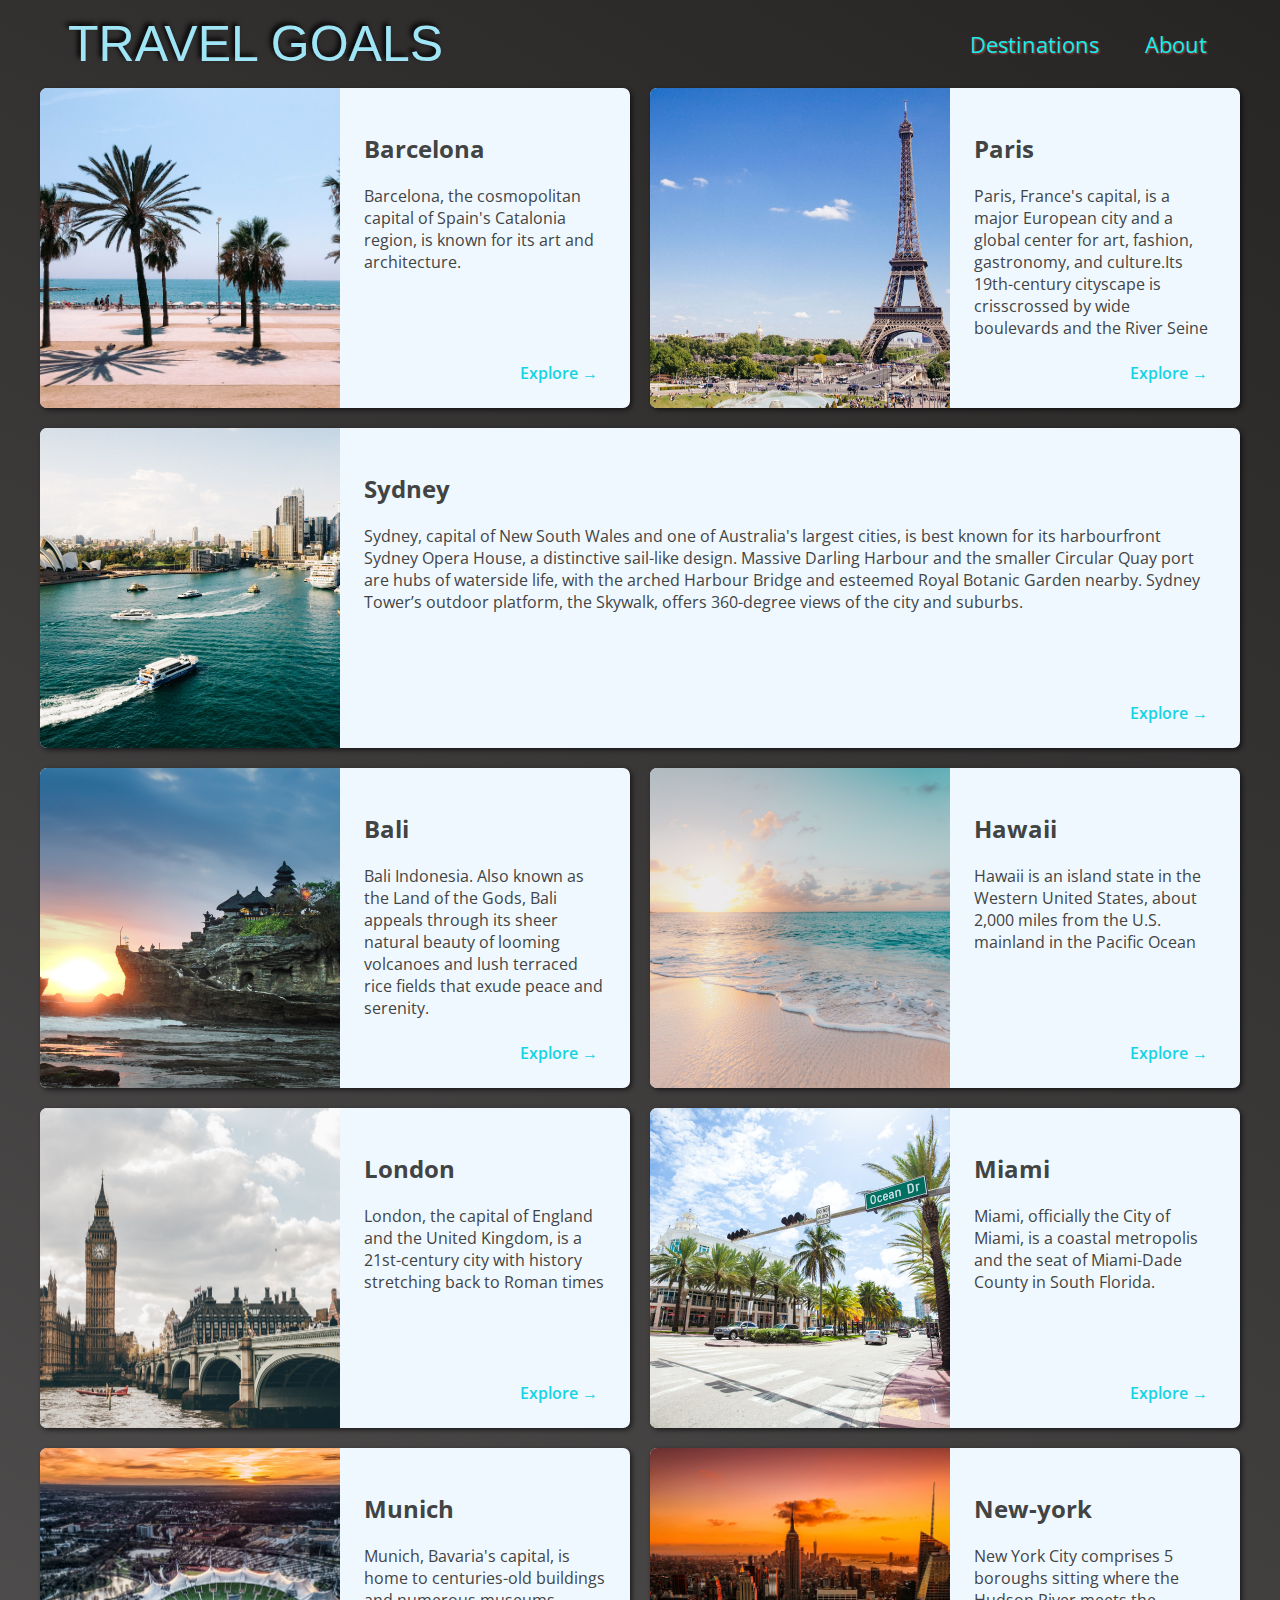
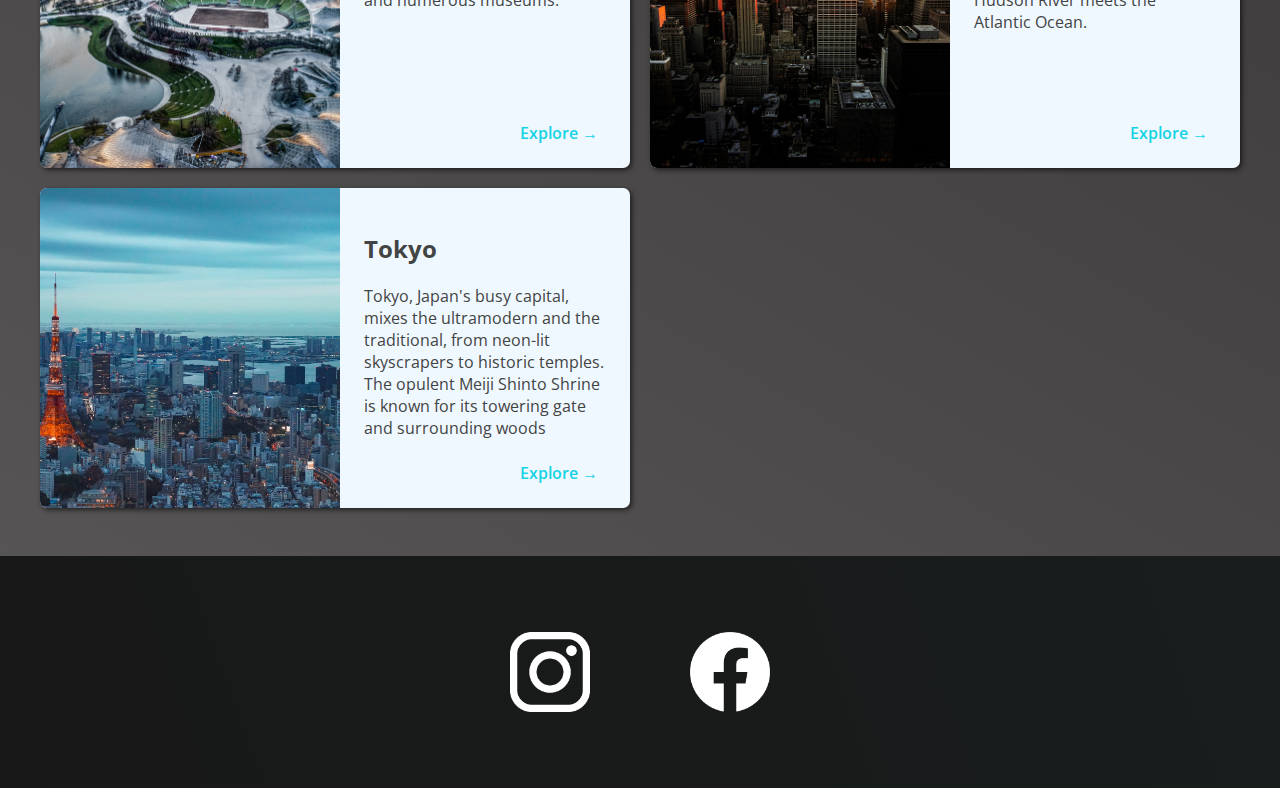
<file: Travel/places.html>
<!DOCTYPE html>
<html lang="en">
<head>
    <meta charset="UTF-8">
    <meta name="viewport" content="width=device-width, initial-scale=1.0">
    <title>Travle Goals</title>
    <link rel="preconnect" href="https://fonts.googleapis.com">
<link rel="preconnect" href="https://fonts.gstatic.com" crossorigin>
<link href="https://fonts.googleapis.com/css2?family=Itim&family=Open+Sans&family=Roboto+Slab:wght@300&display=swap" rel="stylesheet">
<link rel="stylesheet" href="shared.css">   
<link rel="stylesheet" href="places.css">
</head>
<body>
    <header>
        <div  id="page-logo"><a href="index.html">Travel Goals</a></div>
        
        <nav>
            <ul>
                <li >
                    <a href="/places.html">Destinations</a>
                </li>
                <li >
                    <a href="">About</a>
                 </li>
            </ul>
        </nav>
    </header>
    <main>
        <ul>
            <li>
                <img src="images/places/barcelona.jpg" alt="City of barcelona"/>
                <div class="item-content">
                    <div>
                        <h2>Barcelona</h2>
                    <p>Barcelona, the cosmopolitan capital of Spain's Catalonia region, 
                                is known for its art and architecture.
                        </p>
                        </div>
                    <div class="actions">
                        <a href="http://en.wikipedia.org/wiki/barcelona">Explore &#x2192</a>
                    </div>
                </div>
            </li>
            <li>
                <img src="images/places/paris.jpg" alt="City of tower"/>
                <div class="item-content">
                    <div>
                        <h2>Paris</h2>
                    <p>Paris, France's capital, is a major European city and a global center for art, 
                        fashion, gastronomy, and culture.Its 19th-century cityscape is crisscrossed by 
                        wide boulevards and the River Seine
                        </p>
                        </div>
                    <div class="actions">
                        <a href="http://en.wikipedia.org/wiki/paris">Explore &#x2192</a>
                    </div>
                </div>
            </li>
            <li>
                <img src="images/places/sydney.jpg" alt="City of Australia"/>
                <div class="item-content">
                    <div>
                        <h2>Sydney</h2>
                    <p>Sydney, capital of New South Wales and one of Australia's largest cities,
                        is best known for its harbourfront Sydney Opera House, 
                        a distinctive sail-like design. Massive Darling Harbour and the smaller
                        Circular Quay port are hubs of waterside life, with the arched Harbour
                        Bridge and esteemed Royal Botanic Garden nearby. Sydney Tower’s outdoor platform,
                        the Skywalk, offers 360-degree views of the city and suburbs.
                        </p>
                        </div>
                    <div class="actions">
                        <a href="http://en.wikipedia.org/wiki/sydney">Explore &#x2192</a>
                    </div>
                </div>
            </li>
            <li>
                <img src="images/places/bali.jpg" alt="City of bali"/>
                <div class="item-content">
                    <div>
                        <h2>Bali</h2>
                    <p>Bali Indonesia. Also known as the Land of the Gods, 
                        Bali appeals through its sheer natural beauty of looming
                         volcanoes and lush terraced rice fields that exude peace and serenity.
                        </p>
                        </div>
                    <div class="actions">
                        <a href="http://en.wikipedia.org/wiki/bali">Explore &#x2192</a>
                    </div>
                </div>
            </li>
            <li>
                <img src="images/places/hawaii.jpg" alt="City of hawaii"/>
                <div class="item-content">
                    <div>
                        <h2>Hawaii</h2>
                    <p>Hawaii is an island state in the Western United States,
                         about 2,000 miles from the U.S. 
                         mainland in the Pacific Ocean
                        </p>
                        </div>
                    <div class="actions">
                        <a href="http://en.wikipedia.org/wiki/hawaii">Explore &#x2192</a>
                    </div>
                </div>
            </li>
            <li>
                <img src="images/places/london.jpg" alt="City of Europe country"/>
                <div class="item-content">
                    <div>
                        <h2>London</h2>
                    <p>London, the capital of England and the United Kingdom, 
                        is a 21st-century city with history stretching back to Roman times
                        </p>
                        </div>
                    <div class="actions">
                        <a href="http://en.wikipedia.org/wiki/london">Explore &#x2192</a>
                    </div>
                </div>
            </li>
            <li>
                <img src="images/places/miami.jpg" alt="City of miami"/>
                <div class="item-content">
                    <div>
                        <h2>Miami</h2>
                    <p>Miami, officially the City of Miami,
                         is a coastal metropolis and the seat 
                         of Miami-Dade County in South Florida.
                        </p>
                        </div>
                    <div class="actions">
                        <a href="http://en.wikipedia.org/wiki/miami">Explore &#x2192</a>
                    </div>
                </div>
            </li>
            <li>
                <img src="images/places/munich.jpg" alt="City of munich"/>
                <div class="item-content">
                    <div>
                        <h2>Munich</h2>
                    <p>Munich, Bavaria's capital,
                         is home to centuries-old buildings 
                         and numerous museums. 
                        </p>
                        </div>
                    <div class="actions">
                        <a href="http://en.wikipedia.org/wiki/munich">Explore &#x2192</a>
                    </div>
                </div>
            </li>
            <li>
                <img src="images/places/new-york-city.jpg" alt="City of new-york-city"/>
                <div class="item-content">
                    <div>
                        <h2>New-york</h2>
                    <p>New York City comprises 5 boroughs 
                        sitting where the Hudson River meets the Atlantic Ocean.
                        </p>
                        </div>
                    <div class="actions">
                        <a href="http://en.wikipedia.org/wiki/new york">Explore &#x2192</a>
                    </div>
                </div>
            </li>
            <li>
                <img src="images/places/tokyo.jpg" alt="ocean"/>
                <div class="item-content">
                    <div>
                        <h2>Tokyo</h2>
                    <p>Tokyo, Japan's busy capital, mixes the ultramodern and the traditional, 
                        from neon-lit skyscrapers to historic temples. 
                        The opulent Meiji Shinto Shrine is known for
                         its towering gate and surrounding woods
                        </p>
                        </div>
                    <div class="actions">
                        <a href="http://en.wikipedia.org/wiki/tokyo">Explore &#x2192</a>
                    </div>
                </div>
            </li>
        </ul>
    </main>
    <footer>
        <ul>
            <li>
                <a href=""><img src="images/icons/insta.png" alt="insta logo"/>
                </a>
            </li>
            <li>
                <a href="http://www.facebook.com">
                    <img src="images/icons/facebook.png" alt="Facebook logo" />
                </a>
            </li>
        </ul>
    </footer>
</body>
</html>
</file>
<file: Travel/shared.css>
body{
    font-family: "Open Sans",sans-serif;
    margin: 0;
    max-width: 100%;
}
ul{
    list-style: none;
    padding: 0px;
    margin: 0px;
}
header{
    display: flex;
    justify-content: space-between;
    align-items: center;
    padding: 15px 60px;
    position: absolute;
    top: 0;
    left: 0;
    width: 100%;
    box-sizing: border-box;
    color: rgb(8, 8, 8);
}

#page-logo a{
    text-decoration: none;
    padding: 8px;
    font-family: "oleo Script",sans-serif;
    color: rgb(245,243, 160);
    font-size: 50px;
    text-transform: uppercase;
    text-shadow: -3px -3px 5px rgb(0,0,0);
    
}

header ul{
    display: flex; 
}
header li{
    margin-left: 20px;
}



header nav a{
    color: rgb(239, 235, 19);
    text-decoration: none;
    font-size: 22px;
    padding: 13px;
    text-shadow: 1px 1px 2px rgba(215, 81, 81, 0.8);
}

header nav a:hover{
    color: rgb(77,77,77);
    background-color: rgb(239, 235, 19);
    border-radius: 12px;

}

footer{
background-image: linear-gradient(70deg,rgb(24,24,24),rgb(25,29,29));
padding: 36px;
}
footer ul{
    display: flex;
    margin: 40px;
    justify-content:center;
    
}
 
  footer li{
     width: 80px;
     height: 80px;
    margin: 0 50px;
  }

   footer img{
    width: 100%;
    height: 100%;
   }
</file>
<file: Travel/places.css>
body{
    background: linear-gradient(30deg,rgb(90, 88, 88),rgb(39, 36, 36));
    color: rgb(66,68,68);
}
header{
    position: static;
}
#page-logo a{
    text-decoration: none;
    padding: 8px;
    font-family: "oleo Script",sans-serif;
    color: rgb(160, 229, 245);
    font-size: 50px;
    text-transform: uppercase;
    text-shadow: -3px -3px 5px rgb(0,0,0);
    
}
header nav a{
    color: rgb(19, 239, 232);
    text-decoration: none;
    font-size: 22px;
    padding: 13px;
    text-shadow: 1px 1px 2px rgba(215, 81, 81, 0.8);
}

header nav a:hover{
    color: rgb(77,77,77);
    background-color: rgb(19, 239, 206);
    border-radius: 12px;

}



main ul{
    width: 1200px;
    margin: 0 auto 48px auto;
    display: grid;
    grid-template-columns: 1fr 1fr;
    gap: 20px 20px;

 }
 li:nth-of-type(3){
    grid-column: 1 / span 2;
 }
main li{
    display: flex;
    background-color: aliceblue;
    box-shadow: 2px 2px 5px rgba(0, 0, 2, 0.6);
    border-radius: 7px;
    overflow: hidden;
    

}

main li img{
    width: 300px;
    height: 320px;
    object-fit: cover;
    
   
}

.item-content{
    padding: 24px;
    display: flex;
    flex-direction:column;
    justify-content: space-between;
       
}

.actions
    {
        text-align: right;
    }
    
    
.actions a
{
        text-decoration: none;
        font-weight: 600;
        padding: 8px;
        color: rgb(22,211,228);
        border-radius: 9px;
    }
    
.actions a:hover
    {
        background-color: rgb(161, 227, 233);
        border-radius: 9px;
    }
</file>
